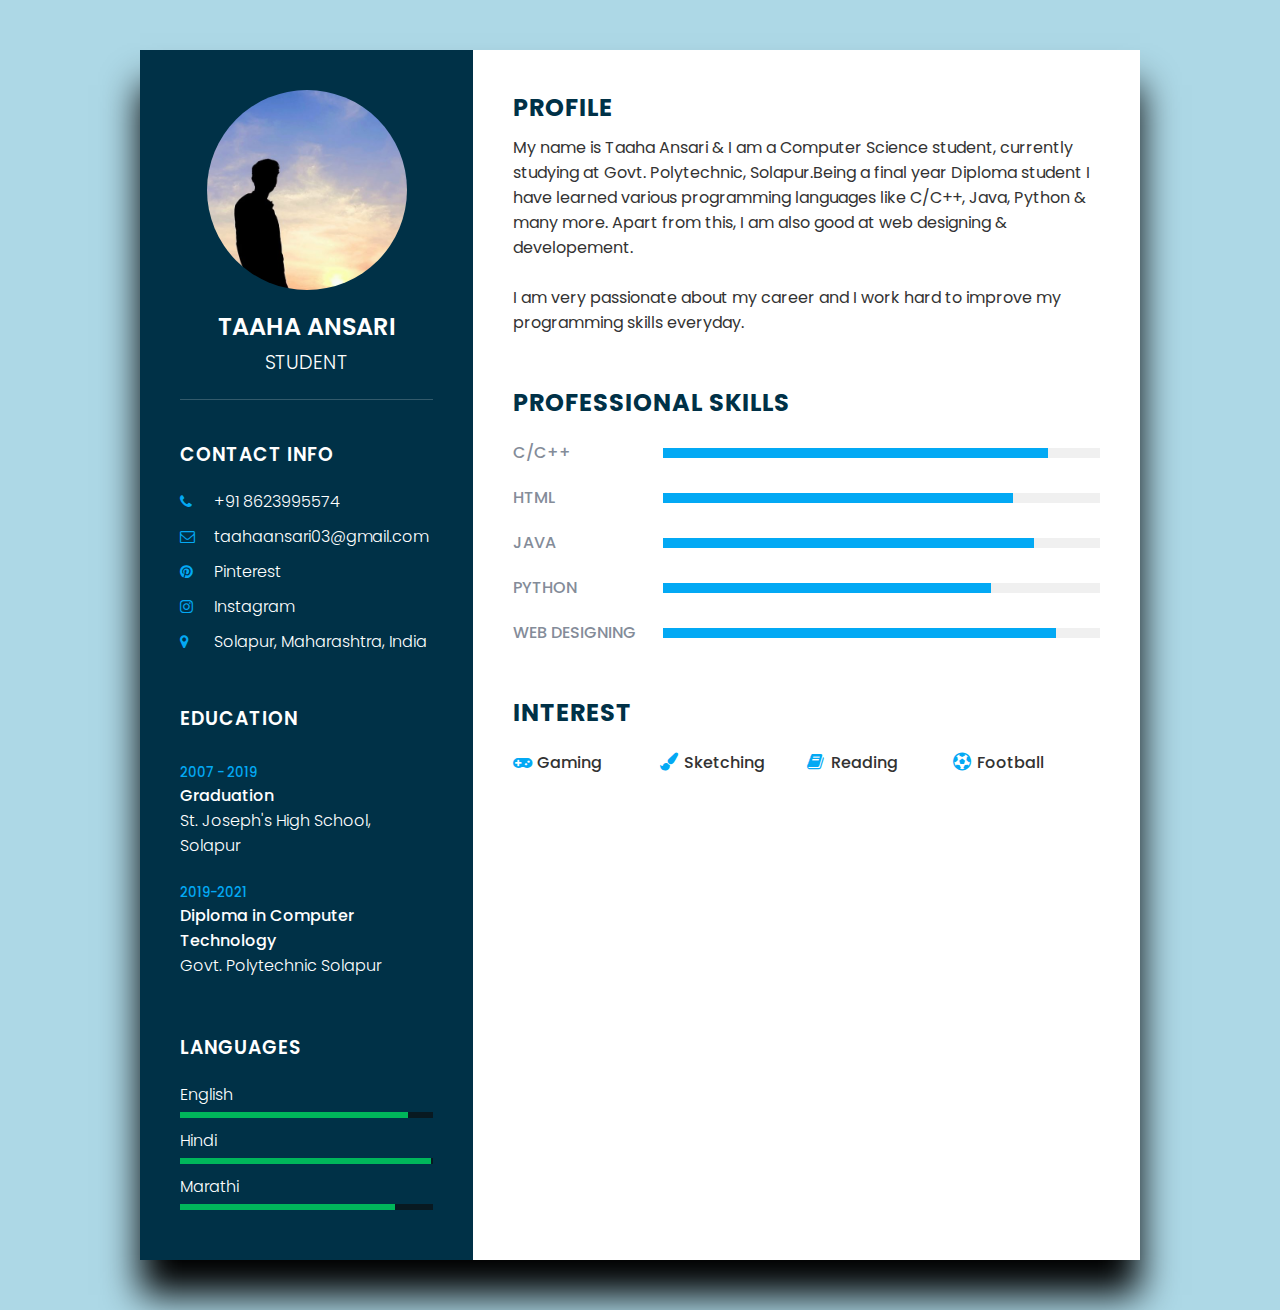
<file: index.html>
<!DOCTYPE html>
<html lang="en">

<head>
    <meta charset="UTF-8">
    <meta http-equiv="X-UA-Compatible" content="IE=edge">
    <link rel="stylesheet" href="Style.css">
    <link rel="stylesheet" href="https://cdnjs.cloudflare.com/ajax/libs/font-awesome/4.7.0/css/font-awesome.css"
        integrity="sha512-5A8nwdMOWrSz20fDsjczgUidUBR8liPYU+WymTZP1lmY9G6Oc7HlZv156XqnsgNUzTyMefFTcsFH/tnJE/+xBg=="
        crossorigin="anonymous" referrerpolicy="no-referrer" />
    <meta name="viewport" content="width=div.co, initial-scale=1.0">
    <title>Document</title>
</head>

<body>
    <div class="container">
        <div class="left_Side">
            <div class="profileText">
                <div class="imgBx">
                    <img src="profile-img.jpg" alt="">
                </div>
                <h2>Taaha Ansari<br><span>Student</span></h2>
            </div>
            <div class="contactInfo">
                <h3 class="title">Contact Info</h3>
                <ul>
                    <li>
                        <span class="icon"><i class="fa fa-phone" aria-hidden="true"></i></span>
                        <span class="text">+91 8623995574</span>
                    </li>
                    <li>
                        <span class="icon"><i class="fa fa-envelope-o" aria-hidden="true"></i></span>
                        <span class="text">taahaansari03@gmail.com</span>
                    </li>
                    <li>
                        <span class="icon"><i class="fa fa-pinterest" aria-hidden="true"></i></span>
                        <span class="text"><a href="https://in.pinterest.com/taahaansari03/_saved/">Pinterest</a></span>
                    </li>
                    <li>
                        <span class="icon"><i class="fa fa-instagram" aria-hidden="true"></i></span>
                        <span class="text"><a href="https://www.instagram.com/solivagant_03/">Instagram</a></span>
                    </li>
                    <li>
                        <span class="icon"><i class="fa fa-map-marker" aria-hidden="true"></i></span>
                        <span class="text">Solapur, Maharashtra, India</span>
                    </li>
                </ul>
            </div>

            <div class="contactInfo education">
                <h3 class="title">Education</h3>
                <ul>
                    <li>
                        <h5>2007 - 2019</h5>
                        <h4>Graduation</h4>
                        <h4>St. Joseph's High School, Solapur</h4>
                    </li>
                    <li>
                        <h5>2019-2021</h5>
                        <h4>Diploma in Computer Technology</h4>
                        <h4>Govt. Polytechnic Solapur</h4>
                    </li>
                </ul>
            </div>

            <div class="contactInfo language">
                <h3 class="title">Languages</h3>
                <ul>
                    <li>
                        <span class="text">English</span>
                        <span class="percent">
                            <div style="width: 90%"></div>
                        </span>
                    </li>
                    <li>
                        <span class="text">Hindi</span>
                        <span class="percent">
                            <div style="width: 99%"></div>
                        </span>
                    </li>
                    <li>
                        <span class="text">Marathi</span>
                        <span class="percent">
                            <div style="width: 85%"></div>
                        </span>
                    </li>
                </ul>
            </div>
        </div>
        <div class="right_Side">
            <div class="about">
                <h2 class="title2">Profile</h2>
                <p>My name is Taaha Ansari & I am a Computer Science student, currently studying at Govt. Polytechnic,
                    Solapur.Being a final year Diploma student I have learned various programming languages like C/C++,
                    Java, Python & many more. Apart from this, I am also good at web designing &
                    developement.<br><br>I am very passionate about my career and I work hard to improve my programming skills everyday.
                </p>
            </div>
            <div class="about skills">
                <h2 class="title2">Professional Skills</h2>
                <div class="box">
                    <h4>C/C++</h4>
                    <div class="percent">
                        <div style="width: 88%"></div>
                    </div>
                </div>
                <div class="box">
                    <h4>Html</h4>
                    <div class="percent">
                        <div style="width: 80%"></div>
                    </div>
                </div>
                <div class="box">
                    <h4>Java</h4>
                    <div class="percent">
                        <div style="width: 85%"></div>
                    </div>
                </div>
                <div class="box">
                    <h4>Python</h4>
                    <div class="percent">
                        <div style="width: 75%"></div>
                    </div>
                </div>
                <div class="box">
                    <h4>Web Designing</h4>
                    <div class="percent">
                        <div style="width: 90%"></div>
                    </div>
                </div>
            </div>


            <div class="about interest">
                <h2 class="title2">interest</h2>
                <ul>
                    <li><i class="fa fa-gamepad" aria-hidden="true"></i> Gaming</li>
                    <li><i class="fa fa-paint-brush" aria-hidden="true"></i> Sketching</li>
                    <li><i class="fa fa-book" aria-hidden="true"></i> Reading</li>
                    <li><i class="fa fa-futbol-o" aria-hidden="true"></i> Football</li>
                </ul>
            </div>

        </div>
    </div>
</body>

</html>
</file>
<file: Style.css>
@import url('https://fonts.googleapis.com/css2?family=Poppins:wght@300;400;500;600;700&display=swap');

*{
    margin: 0;
    padding: 0 ;
    box-sizing: border-box;
    font-family: 'Poppins' , sans-serif;
}

body{
    background: lightblue;
    display: flex;
    justify-content: center;
    align-items: center;
    min-height: 100vh;
}

.container{
    position: relative;
    width: 100%;
    max-width: 1000px;
    min-height: 1000px;
    margin: 50px;
    background: #fff;
    display: grid;
    grid-template-columns: 1fr 2fr;
    box-shadow: 0 35px 35px rgba(0, 0, 0, 1);
}

.container .left_Side{
    position: relative;
    background: #003147;
    padding: 40px;
}

.profileText{
    position: relative;
    display:flex;
    flex-direction: column;
    align-items: center;
    padding-bottom: 20px;
    border-bottom: 1px solid rgba(255, 255, 255, 0.2);
}

.profileText .imgBx{
    position: relative;
    width: 200px;
    height: 200px;
    border-radius: 50%;
    overflow: hidden;
}

.profileText .imgBx img{
    position: absolute;
    top: 0;
    left: 0;
    width: 100%;
    height: 100%;
    object-fit:cover;
} 

.profileText h2{
    color: #fff;
    font-size: 1.5em;
    margin-top: 20px;
    text-transform: uppercase;
    text-align: center;
    font-weight: 600;
    line-height: 1.4em;
}

.profileText h2 span{
    font-size: 0.8em;
    font-weight: 300;
}

.contactInfo{
    padding-top: 40px;
}

.title{
    color: #fff;
    text-transform: uppercase;
    font-weight: 600;
    letter-spacing: 1px;
    margin-bottom: 20px;
}

.contactInfo ul{
    position: relative;
}

.contactInfo ul li{
    position: relative;
    margin: 10px 0;
    list-style: none;
    cursor: pointer;
    
}

.contactInfo ul li .icon{
    display: inline-block;
    width: 30px;
    font-size: 15px;
    color: #03a9f4;
}

.contactInfo ul li span{
    color:#fff;
    font-weight: 300;
}
.contactInfo ul li span a{

    text-decoration: none;
    color:#fff;
    font-weight: 300;
}
.contactInfo ul li span a::after{
    text-decoration: none;
    color:#fff;
    font-weight: 300;
}
.contactInfo.education li{
    display: inline-block;
    margin-bottom: 15px;
}
.contactInfo.education h5{
    color: #03a9f4;
    font-weight: 500;
}

.contactInfo.education h4:nth-child(2){
    color: #fff;
    font-weight: 500;
}

.contactInfo.education h4{
    color: #fff;
    font-weight: 300;
}
.contactInfo.language ul li{
    display: block;
}
.contactInfo.language .percent{
    position: relative;
    width: 100%;
    height: 6px;
    background: #081921;
    display: block;
    margin-top: 5px;
}
.contactInfo.language .percent div{
    position: relative;
    top: 0;
    left: 0;
    height: 100%;
    background: #00b65b;
}



.container .right_Side{
    position: relative;
    background: #fff;
    padding: 40px;
}

.about{
    margin-bottom: 50px;
}

.about:last-child{
    margin-bottom: 0;
}

.title2{
    color:#003147;
    text-transform: uppercase;
    letter-spacing: 1px;
    margin-bottom: 10px;
}
p{
    color: #333;
}

.about .box{
    display: flex;
    flex-direction: row;
    margin: 20px 0;

}

.skills .box{
    position: relative;
    width: 100%;
    display: grid;
    grid-template-columns: 150px 1fr;
    justify-content: center;
    align-items: center;
}

.skills .box h4{
    text-transform: uppercase;
    color: #848c99;
    font-weight: 500;
}

.skills .box  .percent{
    position: relative;
    width: 100%;
    height: 10px;
    background: #f0f0f0;
}

.skills .box  .percent div{
    position: absolute;
    top: 0;
    left: 0;
    height: 100%;
    background: #03a9f4;
}

.interest ul{
    display: grid;
    grid-template-columns: repeat(4, 1fr);
}

.interest ul li{
    list-style: none;
    color: #333;
    font-weight: 500;
    margin: 10px 0;
}

.interest ul li .fa{
    color: #03a9f4;
    font-size: 18px;
    width: 20px;
}

@media (max-width: 1000px){
    .container{
        margin: 10px;
        grid-template-columns: repeat(1, 1fr);
    }
    .interest ul{
        grid-template-columns: repeat(2, 1fr);
    }
}

@media (max-width: 600px){
    .about .box{
        flex-direction: column;
        margin-bottom: 5px;
    }
    .skills .box{
        grid-template-columns: repeat(1,1fr);
    }
}
</file>
